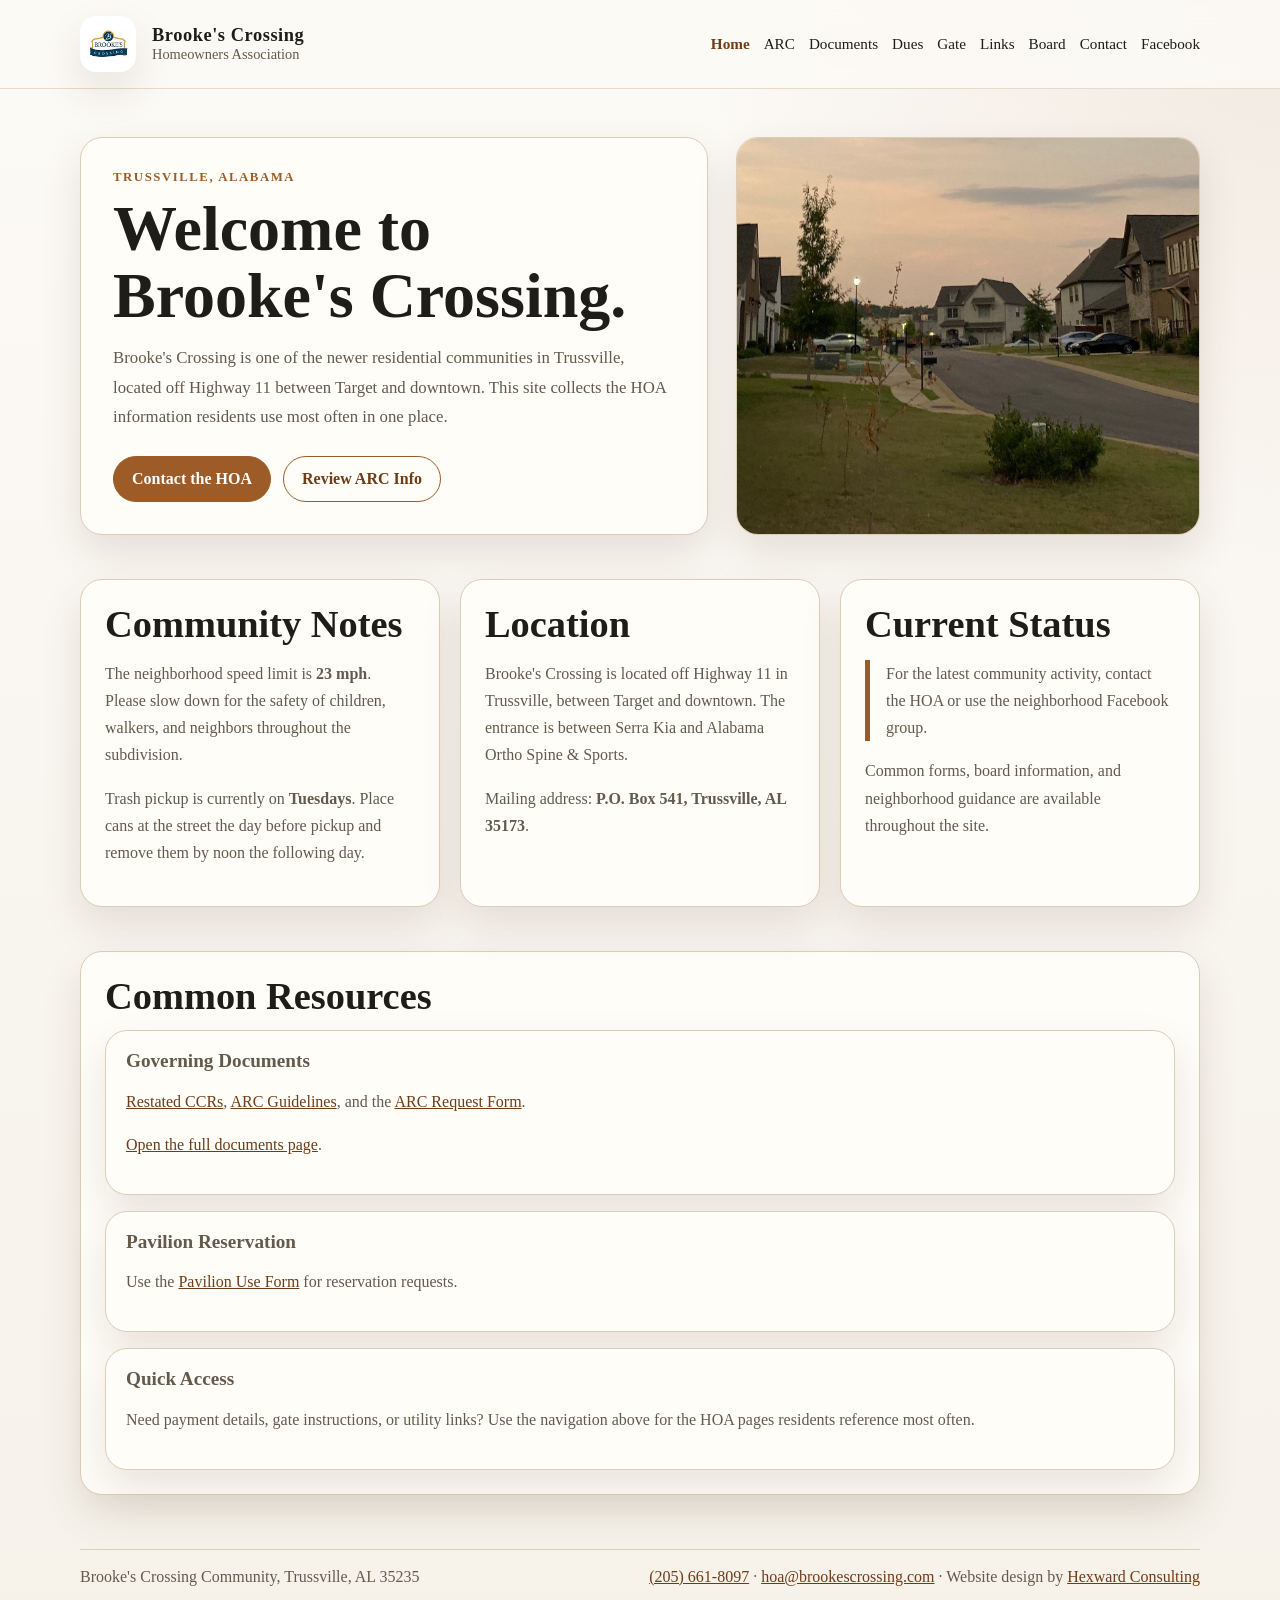
<file: index.html>
<!doctype html>
<html lang="en">
  <head>
    <meta charset="utf-8">
    <meta name="viewport" content="width=device-width, initial-scale=1">
    <title>Brooke's Crossing HOA</title>
    <meta name="description" content="Brooke's Crossing Homeowners Association in Trussville, Alabama.">
    <link rel="stylesheet" href="/assets/site.css">
  </head>
  <body>
    <header class="site-header">
      <div class="shell">
        <a class="brand" href="/" aria-label="Brooke's Crossing home">
          <img class="brand-mark" src="/assets/images/logo-small.jpg" alt="Brooke's Crossing logo">
          <span class="brand-copy">
            <strong>Brooke's Crossing</strong>
            <span>Homeowners Association</span>
          </span>
        </a>
        <nav class="site-nav" aria-label="Primary">
          <a href="/" aria-current="page">Home</a>
          <a href="/about/arc/">ARC</a>
          <a href="/documents/">Documents</a>
          <a href="/about/dues/">Dues</a>
          <a href="/about/gate/">Gate</a>
          <a href="/about/links/">Links</a>
          <a href="/board/">Board</a>
          <a href="/contact/">Contact</a>
          <a href="https://www.facebook.com/groups/brookescrossing/">Facebook</a>
        </nav>
      </div>
    </header>

    <main>
      <section class="hero">
        <div class="shell hero-grid">
          <div class="hero-copy">
            <p class="eyebrow">Trussville, Alabama</p>
            <h1>Welcome to Brooke's Crossing.</h1>
            <p class="lead">Brooke's Crossing is one of the newer residential communities in Trussville, located off Highway 11 between Target and downtown. This site collects the HOA information residents use most often in one place.</p>
            <div class="button-row">
              <a class="button button-primary" href="/contact/">Contact the HOA</a>
              <a class="button button-secondary" href="/about/arc/">Review ARC Info</a>
            </div>
          </div>
          <div class="hero-image">
            <img src="/assets/images/hero.jpg" alt="Entrance view of Brooke's Crossing">
          </div>
        </div>
      </section>

      <section class="section">
        <div class="shell section-grid">
          <article class="panel">
            <h2>Community Notes</h2>
            <p>The neighborhood speed limit is <strong>23 mph</strong>. Please slow down for the safety of children, walkers, and neighbors throughout the subdivision.</p>
            <p>Trash pickup is currently on <strong>Tuesdays</strong>. Place cans at the street the day before pickup and remove them by noon the following day.</p>
          </article>
          <article class="panel">
            <h2>Location</h2>
            <p>Brooke's Crossing is located off Highway 11 in Trussville, between Target and downtown. The entrance is between Serra Kia and Alabama Ortho Spine &amp; Sports.</p>
            <p>Mailing address: <strong>P.O. Box 541, Trussville, AL 35173</strong>.</p>
          </article>
          <article class="panel">
            <h2>Current Status</h2>
            <p class="notice">For the latest community activity, contact the HOA or use the neighborhood Facebook group.</p>
            <p>Common forms, board information, and neighborhood guidance are available throughout the site.</p>
          </article>
        </div>
      </section>

      <section class="section">
        <div class="shell">
          <article class="panel">
            <h2>Common Resources</h2>
            <ul class="resource-list">
              <li>
                <h3>Governing Documents</h3>
                <p><a href="/assets/files/ccrs.pdf">Restated CCRs</a>, <a href="/assets/files/arc-guidelines.pdf">ARC Guidelines</a>, and the <a href="/assets/files/arc-request-form.pdf">ARC Request Form</a>.</p>
                <p><a href="/documents/">Open the full documents page</a>.</p>
              </li>
              <li>
                <h3>Pavilion Reservation</h3>
                <p>Use the <a href="/assets/files/pavilion-use-form.pdf">Pavilion Use Form</a> for reservation requests.</p>
              </li>
              <li>
                <h3>Quick Access</h3>
                <p>Need payment details, gate instructions, or utility links? Use the navigation above for the HOA pages residents reference most often.</p>
              </li>
            </ul>
          </article>
        </div>
      </section>
    </main>

    <footer class="site-footer">
      <div class="shell">
        <div>Brooke's Crossing Community, Trussville, AL 35235</div>
        <div><a href="tel:2056618097">(205) 661-8097</a> · <a href="mailto:hoa@brookescrossing.com">hoa@brookescrossing.com</a> · Website design by <a href="https://hexward.com">Hexward Consulting</a></div>
      </div>
    </footer>
  </body>
</html>
</file>
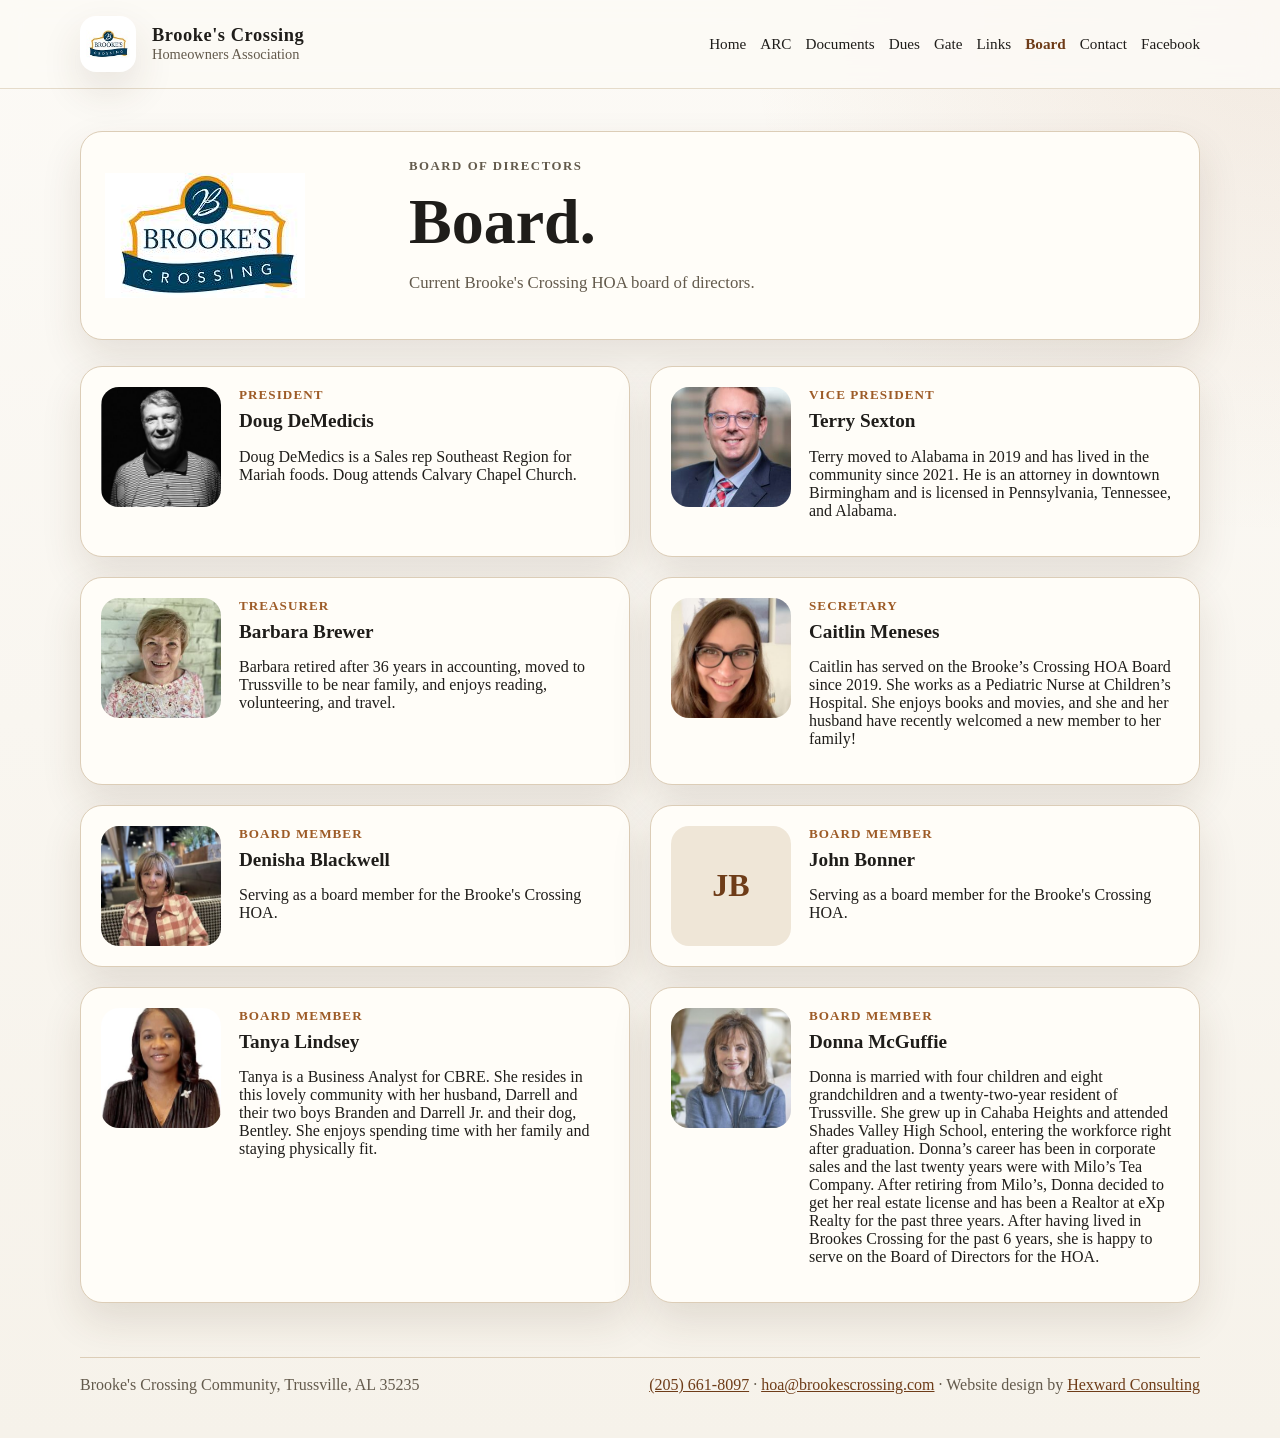
<file: board/index.html>
<!doctype html>
<html lang="en">
  <head>
    <meta charset="utf-8">
    <meta name="viewport" content="width=device-width, initial-scale=1">
    <title>Board | Brooke's Crossing HOA</title>
    <meta name="description" content="Board members for Brooke's Crossing HOA.">
    <link rel="stylesheet" href="/assets/site.css">
  </head>
  <body>
    <header class="site-header">
      <div class="shell">
        <a class="brand" href="/">
          <img class="brand-mark" src="/assets/images/logo-small.jpg" alt="Brooke's Crossing logo">
          <span class="brand-copy"><strong>Brooke's Crossing</strong><span>Homeowners Association</span></span>
        </a>
        <nav class="site-nav" aria-label="Primary">
          <a href="/">Home</a>
          <a href="/about/arc/">ARC</a>
          <a href="/documents/">Documents</a>
          <a href="/about/dues/">Dues</a>
          <a href="/about/gate/">Gate</a>
          <a href="/about/links/">Links</a>
          <a href="/board/" aria-current="page">Board</a>
          <a href="/contact/">Contact</a>
          <a href="https://www.facebook.com/groups/brookescrossing/">Facebook</a>
        </nav>
      </div>
    </header>
    <main>
      <section class="page-hero">
        <div class="shell">
          <article class="panel">
            <img src="/assets/images/logo.jpg" alt="Brooke's Crossing logo">
            <div>
              <p class="eyebrow">Board of Directors</p>
              <h1>Board.</h1>
              <p class="lead">Current Brooke's Crossing HOA board of directors.</p>
            </div>
          </article>
        </div>
      </section>

      <section class="section">
        <div class="shell board-grid">
          <article class="board-card">
            <img src="/assets/images/doug.jpg" alt="Doug DeMedicis">
            <div><p class="role">President</p><h3>Doug DeMedicis</h3><p>Doug DeMedics is a Sales rep Southeast Region for Mariah foods. Doug attends Calvary Chapel Church.</p></div>
          </article>
          <article class="board-card">
            <img src="/assets/images/terry.jpg" alt="Terry Sexton">
            <div><p class="role">Vice President</p><h3>Terry Sexton</h3><p>Terry moved to Alabama in 2019 and has lived in the community since 2021. He is an attorney in downtown Birmingham and is licensed in Pennsylvania, Tennessee, and Alabama.</p></div>
          </article>
          <article class="board-card">
            <img src="/assets/images/barbara.jpg" alt="Barbara Brewer">
            <div><p class="role">Treasurer</p><h3>Barbara Brewer</h3><p>Barbara retired after 36 years in accounting, moved to Trussville to be near family, and enjoys reading, volunteering, and travel.</p></div>
          </article>
          <article class="board-card">
            <img src="/assets/images/caitlin.jpg" alt="Caitlin Meneses">
            <div><p class="role">Secretary</p><h3>Caitlin Meneses</h3><p>Caitlin has served on the Brooke’s Crossing HOA Board since 2019. She works as a Pediatric Nurse at Children’s Hospital. She enjoys books and movies, and she and her husband have recently welcomed a new member to her family!</p></div>
          </article>
          <article class="board-card">
            <img src="/assets/images/denisha.jpg" alt="Denisha Blackwell">
            <div><p class="role">Board Member</p><h3>Denisha Blackwell</h3><p>Serving as a board member for the Brooke's Crossing HOA.</p></div>
          </article>
          <article class="board-card">
            <div class="board-placeholder" aria-hidden="true">JB</div>
            <div><p class="role">Board Member</p><h3>John Bonner</h3><p>Serving as a board member for the Brooke's Crossing HOA.</p></div>
          </article>
          <article class="board-card">
            <img src="/assets/images/tanya.jpg" alt="Tanya Lindsey">
            <div><p class="role">Board Member</p><h3>Tanya Lindsey</h3><p>Tanya is a Business Analyst for CBRE. She resides in this lovely community with her husband, Darrell and their two boys Branden and Darrell Jr. and their dog, Bentley. She enjoys spending time with her family and staying physically fit.</p></div>
          </article>
          <article class="board-card">
            <img src="/assets/images/donna.jpg" alt="Donna McGuffie">
            <div><p class="role">Board Member</p><h3>Donna McGuffie</h3><p>Donna is married with four children and eight grandchildren and a twenty-two-year resident of Trussville. She grew up in Cahaba Heights and attended Shades Valley High School, entering the workforce right after graduation. Donna’s career has been in corporate sales and the last twenty years were with Milo’s Tea Company. After retiring from Milo’s, Donna decided to get her real estate license and has been a Realtor at eXp Realty for the past three years. After having lived in Brookes Crossing for the past 6 years, she is happy to serve on the Board of Directors for the HOA.</p></div>
          </article>
        </div>
      </section>
    </main>
    <footer class="site-footer">
      <div class="shell">
        <div>Brooke's Crossing Community, Trussville, AL 35235</div>
        <div><a href="tel:2056618097">(205) 661-8097</a> · <a href="mailto:hoa@brookescrossing.com">hoa@brookescrossing.com</a> · Website design by <a href="https://hexward.com">Hexward Consulting</a></div>
      </div>
    </footer>
  </body>
</html>
</file>
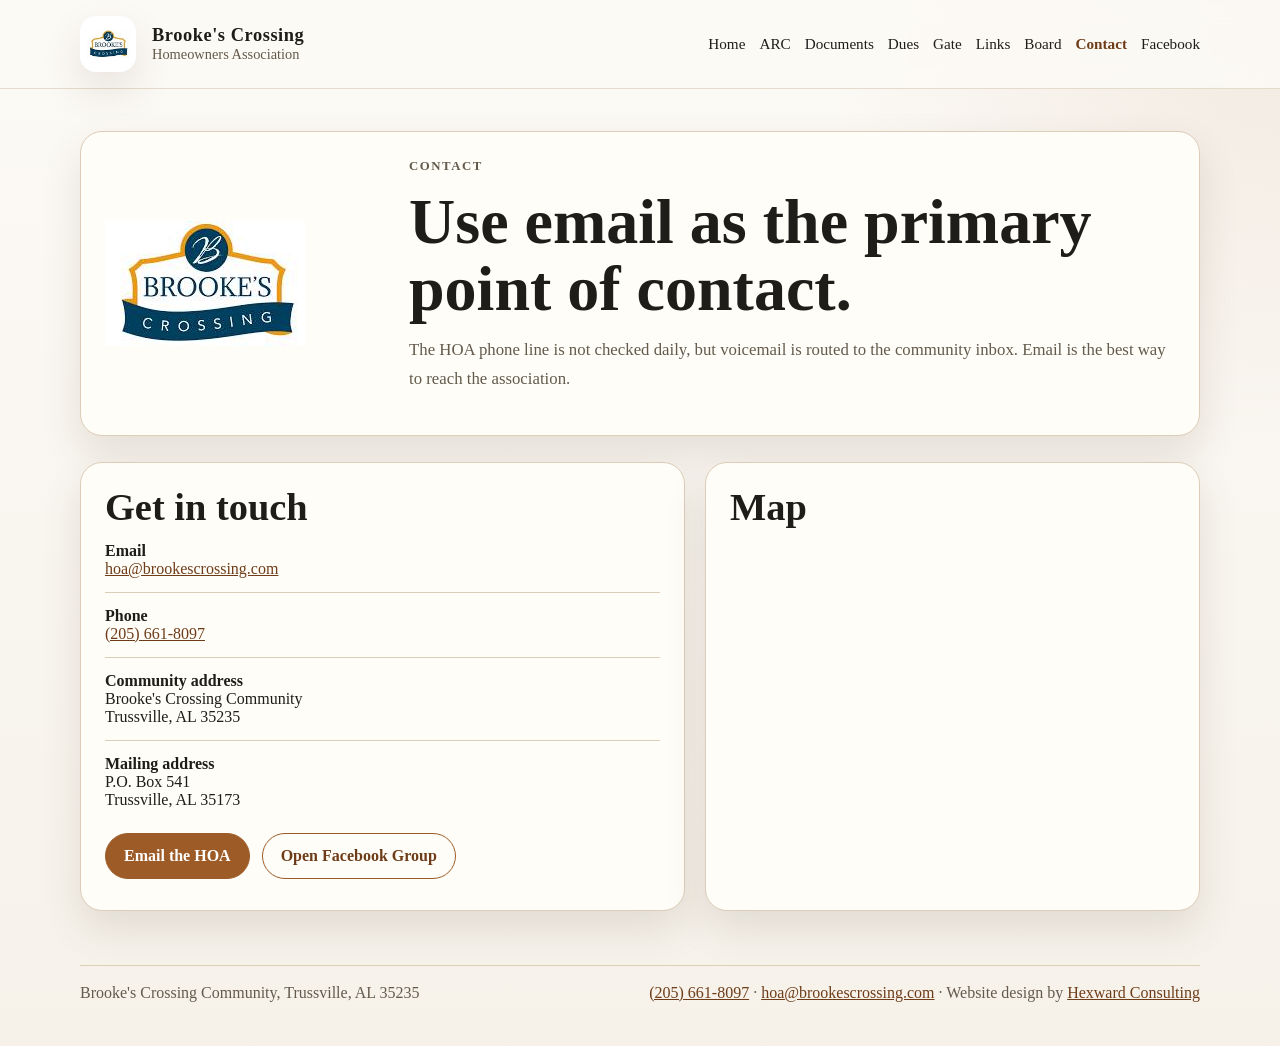
<file: contact/index.html>
<!doctype html>
<html lang="en">
  <head>
    <meta charset="utf-8">
    <meta name="viewport" content="width=device-width, initial-scale=1">
    <title>Contact | Brooke's Crossing HOA</title>
    <meta name="description" content="Contact information for Brooke's Crossing HOA.">
    <link rel="stylesheet" href="/assets/site.css">
  </head>
  <body>
    <header class="site-header">
      <div class="shell">
        <a class="brand" href="/">
          <img class="brand-mark" src="/assets/images/logo-small.jpg" alt="Brooke's Crossing logo">
          <span class="brand-copy"><strong>Brooke's Crossing</strong><span>Homeowners Association</span></span>
        </a>
        <nav class="site-nav" aria-label="Primary">
          <a href="/">Home</a>
          <a href="/about/arc/">ARC</a>
          <a href="/documents/">Documents</a>
          <a href="/about/dues/">Dues</a>
          <a href="/about/gate/">Gate</a>
          <a href="/about/links/">Links</a>
          <a href="/board/">Board</a>
          <a href="/contact/" aria-current="page">Contact</a>
          <a href="https://www.facebook.com/groups/brookescrossing/">Facebook</a>
        </nav>
      </div>
    </header>
    <main>
      <section class="page-hero">
        <div class="shell">
          <article class="panel">
            <img src="/assets/images/logo.jpg" alt="Brooke's Crossing logo">
            <div>
              <p class="eyebrow">Contact</p>
              <h1>Use email as the primary point of contact.</h1>
              <p class="lead">The HOA phone line is not checked daily, but voicemail is routed to the community inbox. Email is the best way to reach the association.</p>
            </div>
          </article>
        </div>
      </section>

      <section class="section">
        <div class="shell contact-grid">
          <article class="panel">
            <h2>Get in touch</h2>
            <div class="contact-list">
              <div><strong>Email</strong><br><a href="mailto:hoa@brookescrossing.com">hoa@brookescrossing.com</a></div>
              <div><strong>Phone</strong><br><a href="tel:2056618097">(205) 661-8097</a></div>
              <div><strong>Community address</strong><br>Brooke's Crossing Community<br>Trussville, AL 35235</div>
              <div><strong>Mailing address</strong><br>P.O. Box 541<br>Trussville, AL 35173</div>
            </div>
            <div class="button-row">
              <a class="button button-primary" href="mailto:hoa@brookescrossing.com">Email the HOA</a>
              <a class="button button-secondary" href="https://www.facebook.com/groups/brookescrossing/">Open Facebook Group</a>
            </div>
          </article>
          <article class="panel">
            <h2>Map</h2>
            <iframe class="map-frame" title="Brooke's Crossing map" src="https://www.google.com/maps/embed?pb=!1m18!1m12!1m3!1d1174.867696927552!2d-86.63142216068039!3d33.604586735421684!2m3!1f0!2f0!3f0!3m2!1i1024!2i768!4f13.1!3m3!1m2!1s0x88890da538285d3f%3A0x26b73d9eea96f66a!2sBrooke's%20Crossing%20Blvd%2C%20Alabama%2035235!5e0!3m2!1sen!2sus!4v1569954265441!5m2!1sen!2sus"></iframe>
          </article>
        </div>
      </section>
    </main>
    <footer class="site-footer">
      <div class="shell">
        <div>Brooke's Crossing Community, Trussville, AL 35235</div>
        <div><a href="tel:2056618097">(205) 661-8097</a> · <a href="mailto:hoa@brookescrossing.com">hoa@brookescrossing.com</a> · Website design by <a href="https://hexward.com">Hexward Consulting</a></div>
      </div>
    </footer>
  </body>
</html>
</file>
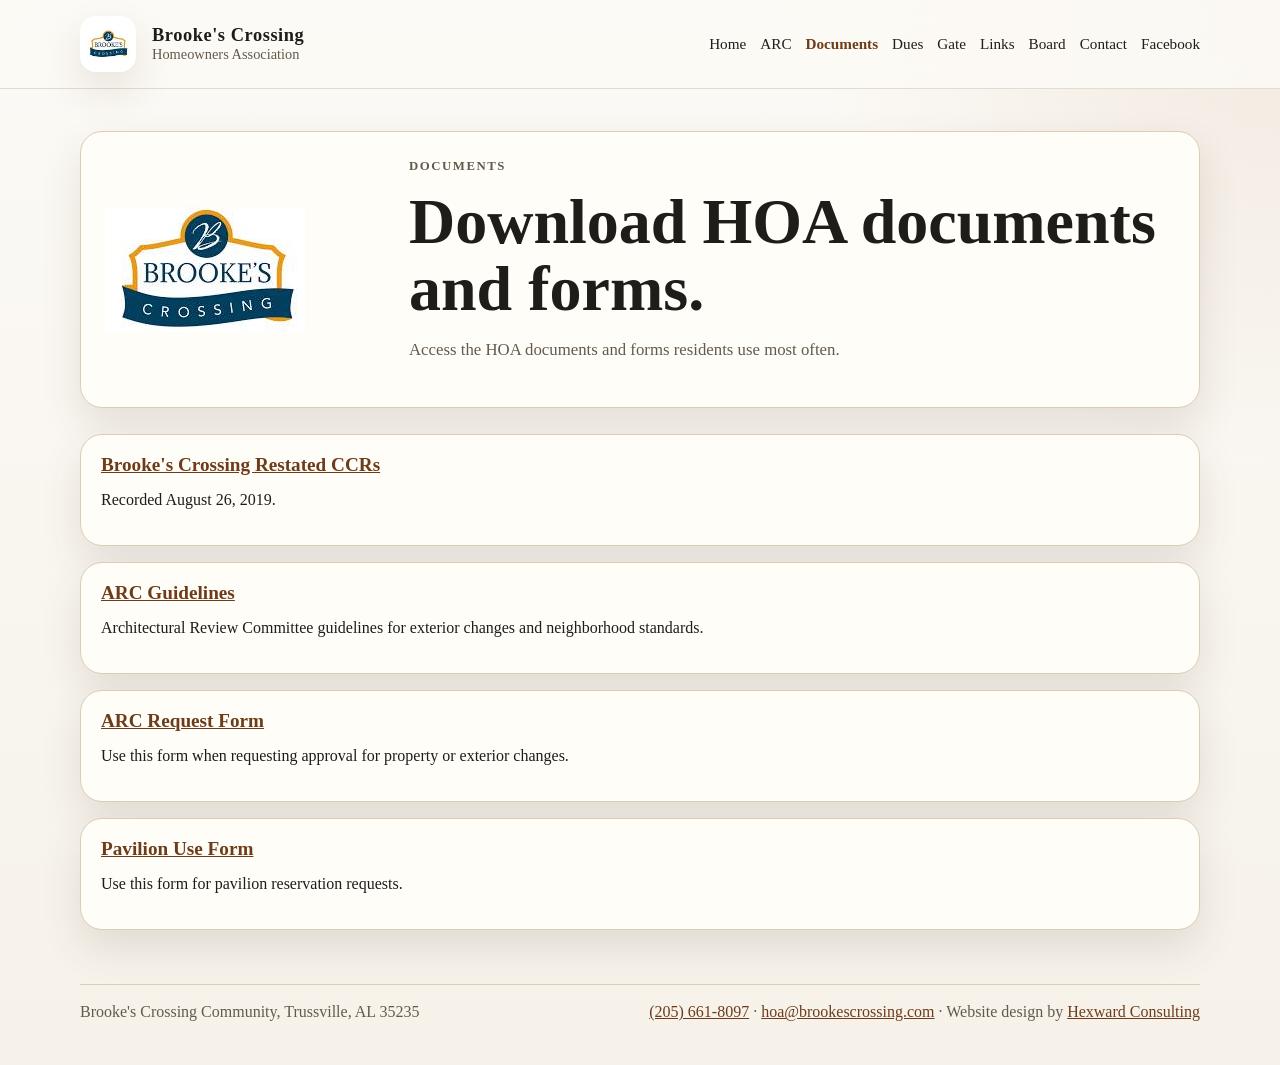
<file: documents/index.html>
<!doctype html>
<html lang="en">
  <head>
    <meta charset="utf-8">
    <meta name="viewport" content="width=device-width, initial-scale=1">
    <title>Documents | Brooke's Crossing HOA</title>
    <meta name="description" content="Download HOA documents and forms for Brooke's Crossing.">
    <link rel="stylesheet" href="/assets/site.css">
  </head>
  <body>
    <header class="site-header">
      <div class="shell">
        <a class="brand" href="/">
          <img class="brand-mark" src="/assets/images/logo-small.jpg" alt="Brooke's Crossing logo">
          <span class="brand-copy"><strong>Brooke's Crossing</strong><span>Homeowners Association</span></span>
        </a>
        <nav class="site-nav" aria-label="Primary">
          <a href="/">Home</a>
          <a href="/about/arc/">ARC</a>
          <a href="/documents/" aria-current="page">Documents</a>
          <a href="/about/dues/">Dues</a>
          <a href="/about/gate/">Gate</a>
          <a href="/about/links/">Links</a>
          <a href="/board/">Board</a>
          <a href="/contact/">Contact</a>
          <a href="https://www.facebook.com/groups/brookescrossing/">Facebook</a>
        </nav>
      </div>
    </header>
    <main>
      <section class="page-hero">
        <div class="shell">
          <article class="panel">
            <img src="/assets/images/logo.jpg" alt="Brooke's Crossing logo">
            <div>
              <p class="eyebrow">Documents</p>
              <h1>Download HOA documents and forms.</h1>
              <p class="lead">Access the HOA documents and forms residents use most often.</p>
            </div>
          </article>
        </div>
      </section>

      <section class="section">
        <div class="shell">
          <ul class="resource-list">
            <li>
              <h3><a href="/assets/files/ccrs.pdf">Brooke's Crossing Restated CCRs</a></h3>
              <p>Recorded August 26, 2019.</p>
            </li>
            <li>
              <h3><a href="/assets/files/arc-guidelines.pdf">ARC Guidelines</a></h3>
              <p>Architectural Review Committee guidelines for exterior changes and neighborhood standards.</p>
            </li>
            <li>
              <h3><a href="/assets/files/arc-request-form.pdf">ARC Request Form</a></h3>
              <p>Use this form when requesting approval for property or exterior changes.</p>
            </li>
            <li>
              <h3><a href="/assets/files/pavilion-use-form.pdf">Pavilion Use Form</a></h3>
              <p>Use this form for pavilion reservation requests.</p>
            </li>
          </ul>
        </div>
      </section>
    </main>
    <footer class="site-footer">
      <div class="shell">
        <div>Brooke's Crossing Community, Trussville, AL 35235</div>
        <div><a href="tel:2056618097">(205) 661-8097</a> · <a href="mailto:hoa@brookescrossing.com">hoa@brookescrossing.com</a> · Website design by <a href="https://hexward.com">Hexward Consulting</a></div>
      </div>
    </footer>
  </body>
</html>
</file>
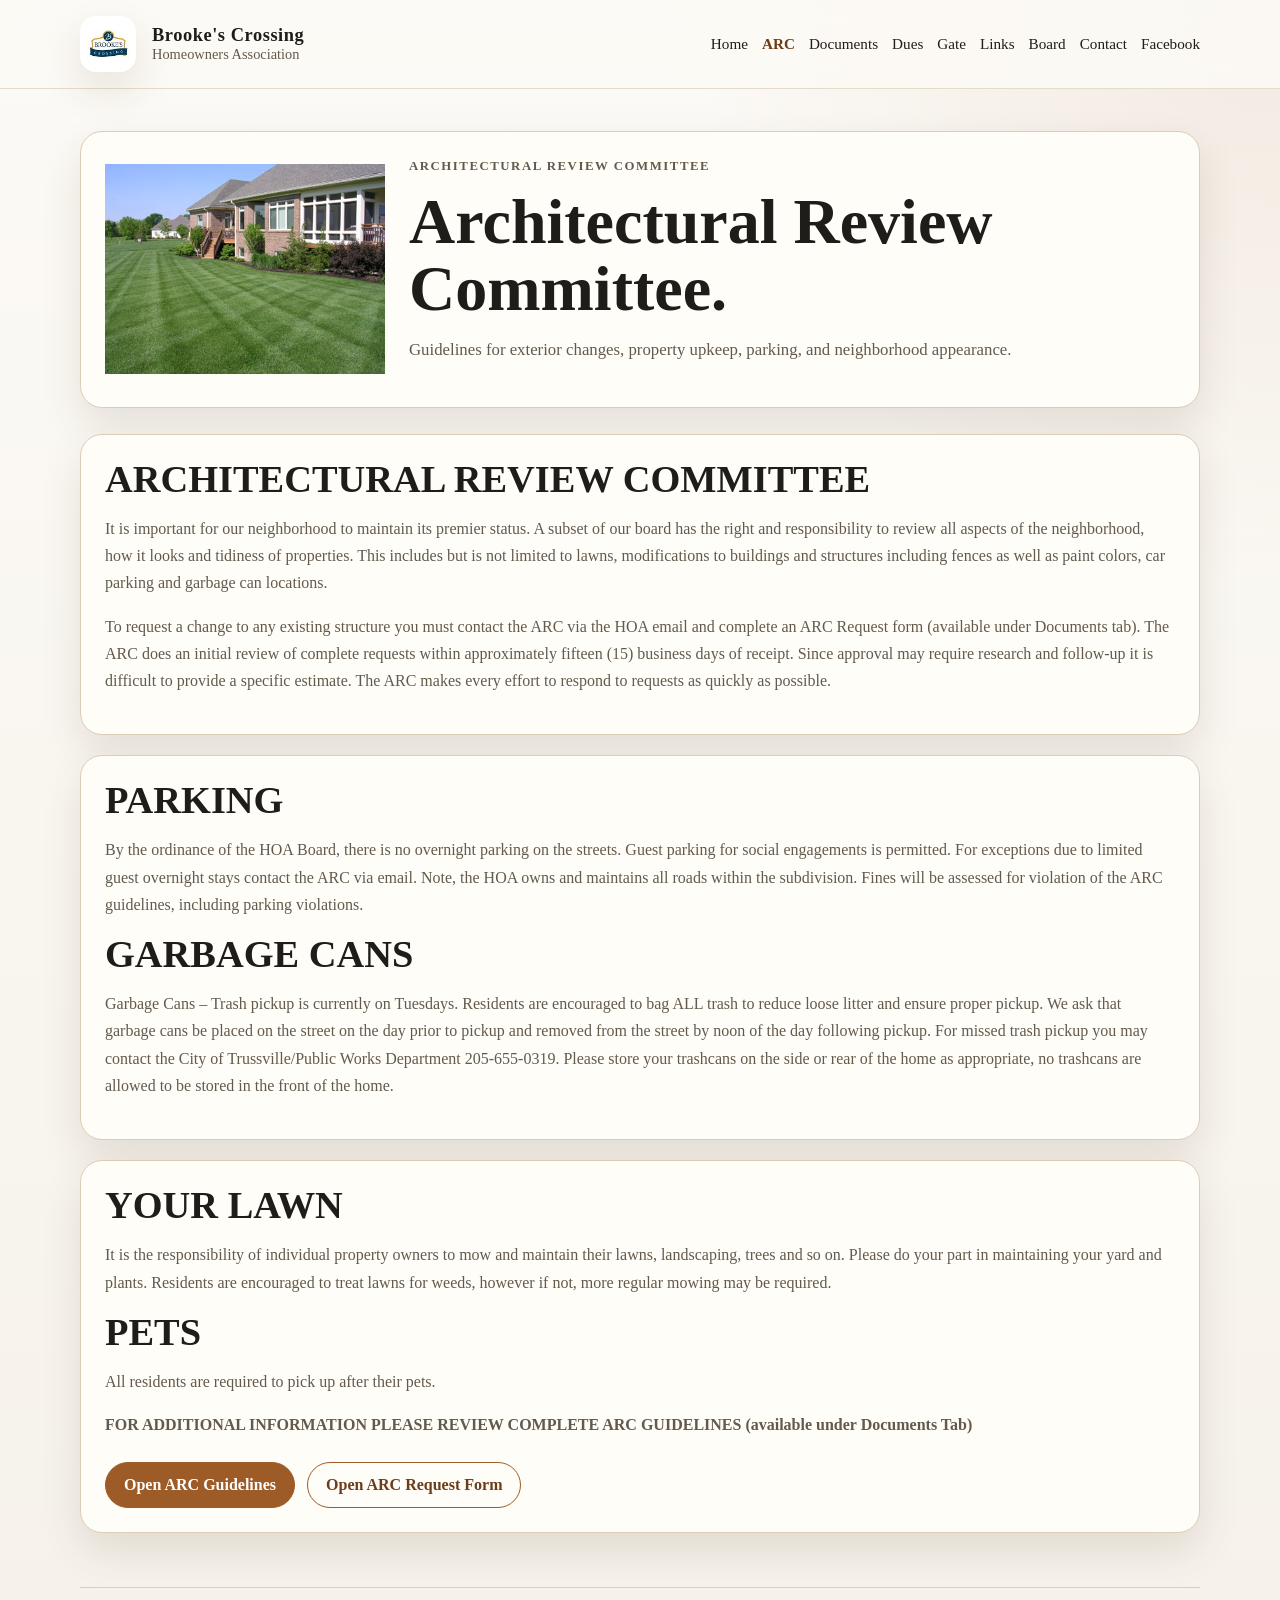
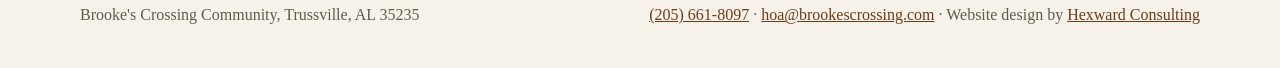
<file: about/arc/index.html>
<!doctype html>
<html lang="en">
  <head>
    <meta charset="utf-8">
    <meta name="viewport" content="width=device-width, initial-scale=1">
    <title>ARC | Brooke's Crossing HOA</title>
    <meta name="description" content="Architectural Review Committee information for Brooke's Crossing.">
    <link rel="stylesheet" href="/assets/site.css">
  </head>
  <body>
    <header class="site-header">
      <div class="shell">
        <a class="brand" href="/">
          <img class="brand-mark" src="/assets/images/logo-small.jpg" alt="Brooke's Crossing logo">
          <span class="brand-copy"><strong>Brooke's Crossing</strong><span>Homeowners Association</span></span>
        </a>
        <nav class="site-nav" aria-label="Primary">
          <a href="/">Home</a>
          <a href="/about/arc/" aria-current="page">ARC</a>
          <a href="/documents/">Documents</a>
          <a href="/about/dues/">Dues</a>
          <a href="/about/gate/">Gate</a>
          <a href="/about/links/">Links</a>
          <a href="/board/">Board</a>
          <a href="/contact/">Contact</a>
          <a href="https://www.facebook.com/groups/brookescrossing/">Facebook</a>
        </nav>
      </div>
    </header>
    <main>
      <section class="page-hero">
        <div class="shell">
          <article class="panel">
            <img src="/assets/images/arc.jpg" alt="Brooke's Crossing landscaping">
            <div>
              <p class="eyebrow">Architectural Review Committee</p>
              <h1>Architectural Review Committee.</h1>
              <p class="lead">Guidelines for exterior changes, property upkeep, parking, and neighborhood appearance.</p>
            </div>
          </article>
        </div>
      </section>

      <section class="section">
        <div class="shell page-copy">
          <article class="panel">
            <h2>ARCHITECTURAL REVIEW COMMITTEE</h2>
            <p>It is important for our neighborhood to maintain its premier status. A subset of our board has the right and responsibility to review all aspects of the neighborhood, how it looks and tidiness of properties. This includes but is not limited to lawns, modifications to buildings and structures including fences as well as paint colors, car parking and garbage can locations.</p>
            <p>To request a change to any existing structure you must contact the ARC via the HOA email and complete an ARC Request form (available under Documents tab). The ARC does an initial review of complete requests within approximately fifteen (15) business days of receipt. Since approval may require research and follow-up it is difficult to provide a specific estimate. The ARC makes every effort to respond to requests as quickly as possible.</p>
          </article>
          <article class="panel">
            <h2>PARKING</h2>
            <p>By the ordinance of the HOA Board, there is no overnight parking on the streets. Guest parking for social engagements is permitted. For exceptions due to limited guest overnight stays contact the ARC via email. Note, the HOA owns and maintains all roads within the subdivision. Fines will be assessed for violation of the ARC guidelines, including parking violations.</p>
            <h2>GARBAGE CANS</h2>
            <p>Garbage Cans – Trash pickup is currently on Tuesdays. Residents are encouraged to bag ALL trash to reduce loose litter and ensure proper pickup. We ask that garbage cans be placed on the street on the day prior to pickup and removed from the street by noon of the day following pickup. For missed trash pickup you may contact the City of Trussville/Public Works Department 205-655-0319. Please store your trashcans on the side or rear of the home as appropriate, no trashcans are allowed to be stored in the front of the home.</p>
          </article>
          <article class="panel">
            <h2>YOUR LAWN</h2>
            <p>It is the responsibility of individual property owners to mow and maintain their lawns, landscaping, trees and so on. Please do your part in maintaining your yard and plants. Residents are encouraged to treat lawns for weeds, however if not, more regular mowing may be required.</p>
            <h2>PETS</h2>
            <p>All residents are required to pick up after their pets.</p>
            <p><strong>FOR ADDITIONAL INFORMATION PLEASE REVIEW COMPLETE ARC GUIDELINES (available under Documents Tab)</strong></p>
            <div class="button-row">
              <a class="button button-primary" href="/assets/files/arc-guidelines.pdf">Open ARC Guidelines</a>
              <a class="button button-secondary" href="/assets/files/arc-request-form.pdf">Open ARC Request Form</a>
            </div>
          </article>
        </div>
      </section>
    </main>
    <footer class="site-footer">
      <div class="shell">
        <div>Brooke's Crossing Community, Trussville, AL 35235</div>
        <div><a href="tel:2056618097">(205) 661-8097</a> · <a href="mailto:hoa@brookescrossing.com">hoa@brookescrossing.com</a> · Website design by <a href="https://hexward.com">Hexward Consulting</a></div>
      </div>
    </footer>
  </body>
</html>
</file>
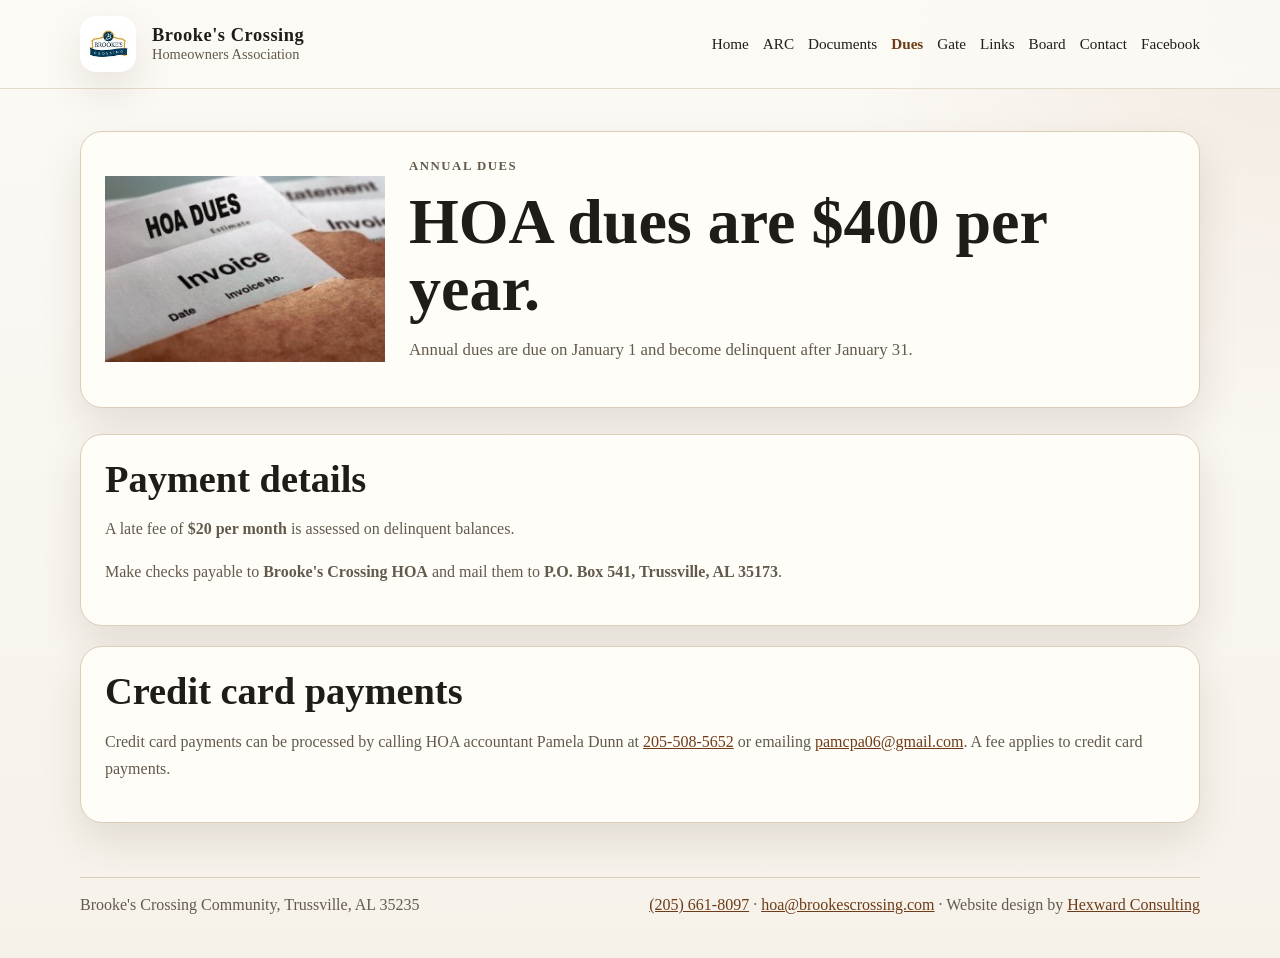
<file: about/dues/index.html>
<!doctype html>
<html lang="en">
  <head>
    <meta charset="utf-8">
    <meta name="viewport" content="width=device-width, initial-scale=1">
    <title>Dues | Brooke's Crossing HOA</title>
    <meta name="description" content="HOA dues information for Brooke's Crossing.">
    <link rel="stylesheet" href="/assets/site.css">
  </head>
  <body>
    <header class="site-header">
      <div class="shell">
        <a class="brand" href="/">
          <img class="brand-mark" src="/assets/images/logo-small.jpg" alt="Brooke's Crossing logo">
          <span class="brand-copy"><strong>Brooke's Crossing</strong><span>Homeowners Association</span></span>
        </a>
        <nav class="site-nav" aria-label="Primary">
          <a href="/">Home</a>
          <a href="/about/arc/">ARC</a>
          <a href="/documents/">Documents</a>
          <a href="/about/dues/" aria-current="page">Dues</a>
          <a href="/about/gate/">Gate</a>
          <a href="/about/links/">Links</a>
          <a href="/board/">Board</a>
          <a href="/contact/">Contact</a>
          <a href="https://www.facebook.com/groups/brookescrossing/">Facebook</a>
        </nav>
      </div>
    </header>
    <main>
      <section class="page-hero">
        <div class="shell">
          <article class="panel">
            <img src="/assets/images/dues.jpg" alt="Mailbox and HOA dues image">
            <div>
              <p class="eyebrow">Annual Dues</p>
              <h1>HOA dues are $400 per year.</h1>
              <p class="lead">Annual dues are due on January 1 and become delinquent after January 31.</p>
            </div>
          </article>
        </div>
      </section>

      <section class="section">
        <div class="shell page-copy">
          <article class="panel">
            <h2>Payment details</h2>
            <p>A late fee of <strong>$20 per month</strong> is assessed on delinquent balances.</p>
            <p>Make checks payable to <strong>Brooke's Crossing HOA</strong> and mail them to <strong>P.O. Box 541, Trussville, AL 35173</strong>.</p>
          </article>
          <article class="panel">
            <h2>Credit card payments</h2>
            <p>Credit card payments can be processed by calling HOA accountant Pamela Dunn at <a href="tel:2055085652">205-508-5652</a> or emailing <a href="mailto:pamcpa06@gmail.com">pamcpa06@gmail.com</a>. A fee applies to credit card payments.</p>
          </article>
        </div>
      </section>
    </main>
    <footer class="site-footer">
      <div class="shell">
        <div>Brooke's Crossing Community, Trussville, AL 35235</div>
        <div><a href="tel:2056618097">(205) 661-8097</a> · <a href="mailto:hoa@brookescrossing.com">hoa@brookescrossing.com</a> · Website design by <a href="https://hexward.com">Hexward Consulting</a></div>
      </div>
    </footer>
  </body>
</html>
</file>
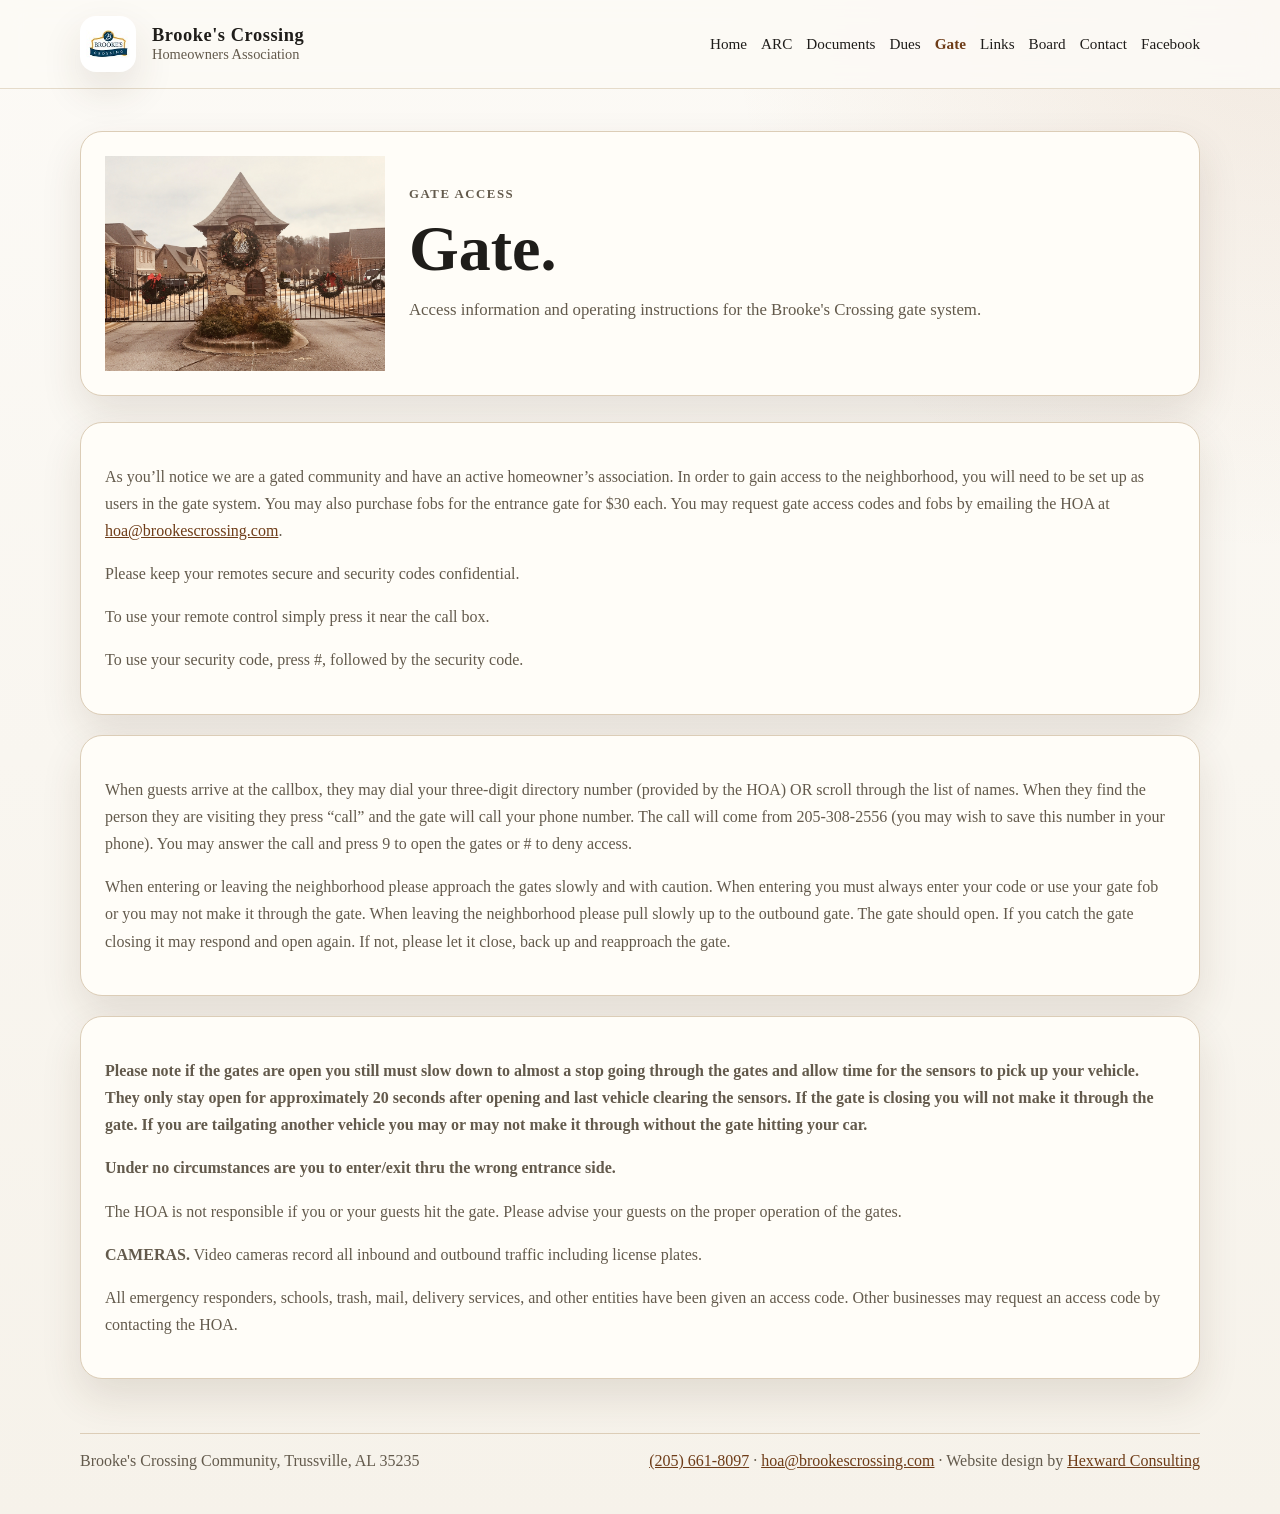
<file: about/gate/index.html>
<!doctype html>
<html lang="en">
  <head>
    <meta charset="utf-8">
    <meta name="viewport" content="width=device-width, initial-scale=1">
    <title>Gate | Brooke's Crossing HOA</title>
    <meta name="description" content="Gate access information for Brooke's Crossing.">
    <link rel="stylesheet" href="/assets/site.css">
  </head>
  <body>
    <header class="site-header">
      <div class="shell">
        <a class="brand" href="/">
          <img class="brand-mark" src="/assets/images/logo-small.jpg" alt="Brooke's Crossing logo">
          <span class="brand-copy"><strong>Brooke's Crossing</strong><span>Homeowners Association</span></span>
        </a>
        <nav class="site-nav" aria-label="Primary">
          <a href="/">Home</a>
          <a href="/about/arc/">ARC</a>
          <a href="/documents/">Documents</a>
          <a href="/about/dues/">Dues</a>
          <a href="/about/gate/" aria-current="page">Gate</a>
          <a href="/about/links/">Links</a>
          <a href="/board/">Board</a>
          <a href="/contact/">Contact</a>
          <a href="https://www.facebook.com/groups/brookescrossing/">Facebook</a>
        </nav>
      </div>
    </header>
    <main>
      <section class="page-hero">
        <div class="shell">
          <article class="panel">
            <img src="/assets/images/gate.png" alt="Brooke's Crossing gate">
            <div>
              <p class="eyebrow">Gate Access</p>
              <h1>Gate.</h1>
              <p class="lead">Access information and operating instructions for the Brooke's Crossing gate system.</p>
            </div>
          </article>
        </div>
      </section>

      <section class="section">
        <div class="shell page-copy">
          <article class="panel">
            <p>As you’ll notice we are a gated community and have an active homeowner’s association. In order to gain access to the neighborhood, you will need to be set up as users in the gate system. You may also purchase fobs for the entrance gate for $30 each. You may request gate access codes and fobs by emailing the HOA at <a href="mailto:hoa@brookescrossing.com">hoa@brookescrossing.com</a>.</p>
            <p>Please keep your remotes secure and security codes confidential.</p>
            <p>To use your remote control simply press it near the call box.</p>
            <p>To use your security code, press #, followed by the security code.</p>
          </article>
          <article class="panel">
            <p>When guests arrive at the callbox, they may dial your three-digit directory number (provided by the HOA) OR scroll through the list of names. When they find the person they are visiting they press “call” and the gate will call your phone number. The call will come from 205-308-2556 (you may wish to save this number in your phone). You may answer the call and press 9 to open the gates or # to deny access.</p>
            <p>When entering or leaving the neighborhood please approach the gates slowly and with caution. When entering you must always enter your code or use your gate fob or you may not make it through the gate. When leaving the neighborhood please pull slowly up to the outbound gate. The gate should open. If you catch the gate closing it may respond and open again. If not, please let it close, back up and reapproach the gate.</p>
          </article>
          <article class="panel">
            <p><strong>Please note if the gates are open you still must slow down to almost a stop going through the gates and allow time for the sensors to pick up your vehicle. They only stay open for approximately 20 seconds after opening and last vehicle clearing the sensors. If the gate is closing you will not make it through the gate. If you are tailgating another vehicle you may or may not make it through without the gate hitting your car.</strong></p>
            <p><strong>Under no circumstances are you to enter/exit thru the wrong entrance side.</strong></p>
            <p>The HOA is not responsible if you or your guests hit the gate. Please advise your guests on the proper operation of the gates.</p>
            <p><strong>CAMERAS.</strong> Video cameras record all inbound and outbound traffic including license plates.</p>
            <p>All emergency responders, schools, trash, mail, delivery services, and other entities have been given an access code. Other businesses may request an access code by contacting the HOA.</p>
          </article>
        </div>
      </section>
    </main>
    <footer class="site-footer">
      <div class="shell">
        <div>Brooke's Crossing Community, Trussville, AL 35235</div>
        <div><a href="tel:2056618097">(205) 661-8097</a> · <a href="mailto:hoa@brookescrossing.com">hoa@brookescrossing.com</a> · Website design by <a href="https://hexward.com">Hexward Consulting</a></div>
      </div>
    </footer>
  </body>
</html>
</file>
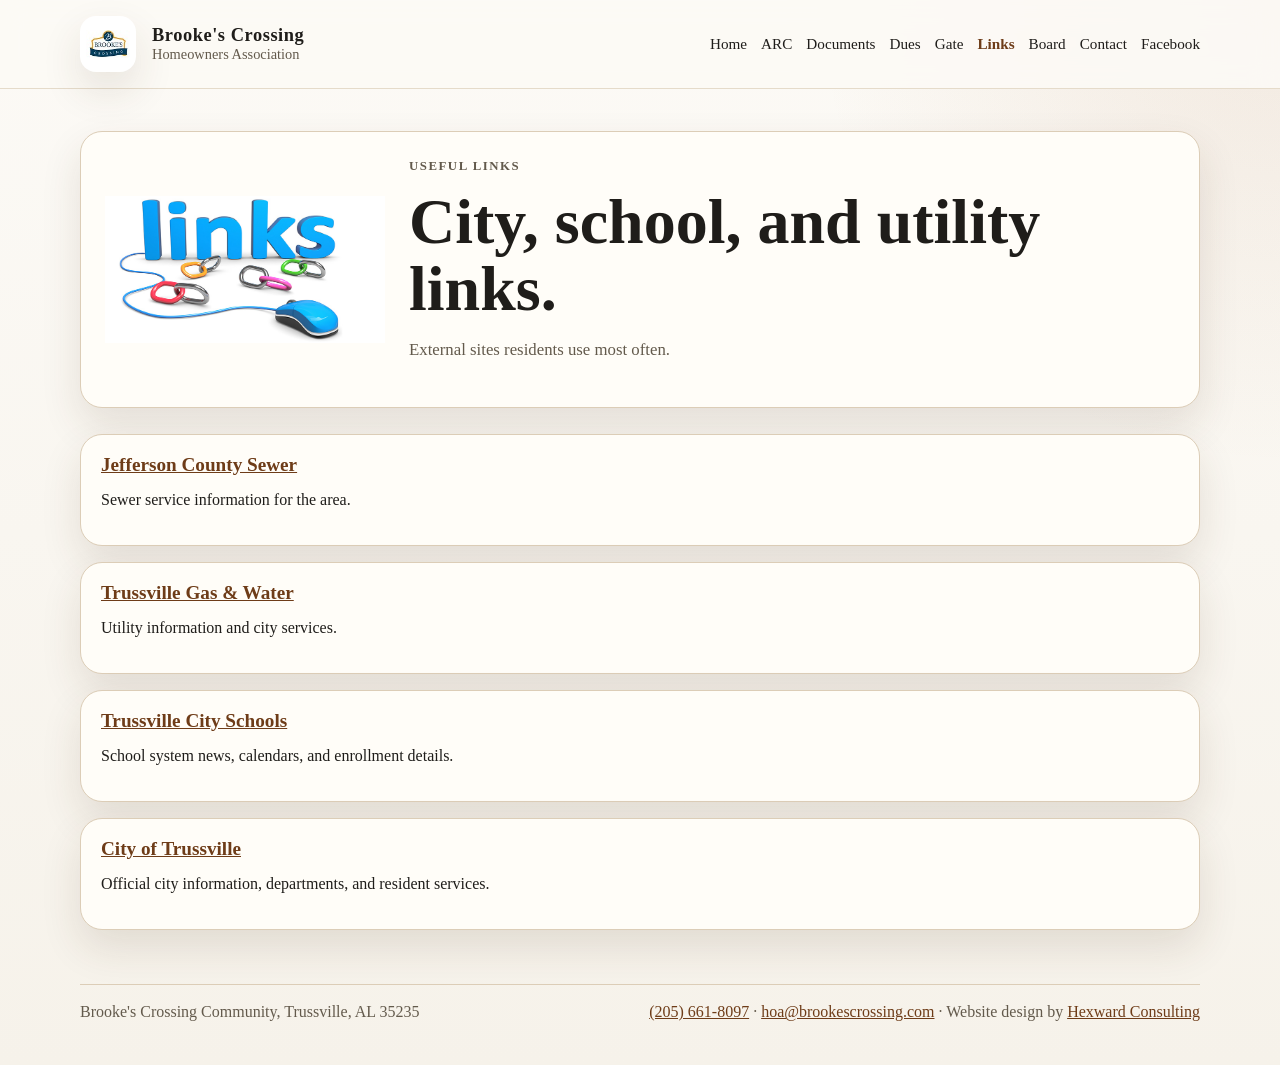
<file: about/links/index.html>
<!doctype html>
<html lang="en">
  <head>
    <meta charset="utf-8">
    <meta name="viewport" content="width=device-width, initial-scale=1">
    <title>Links | Brooke's Crossing HOA</title>
    <meta name="description" content="Community utility and city links for Brooke's Crossing.">
    <link rel="stylesheet" href="/assets/site.css">
  </head>
  <body>
    <header class="site-header">
      <div class="shell">
        <a class="brand" href="/">
          <img class="brand-mark" src="/assets/images/logo-small.jpg" alt="Brooke's Crossing logo">
          <span class="brand-copy"><strong>Brooke's Crossing</strong><span>Homeowners Association</span></span>
        </a>
        <nav class="site-nav" aria-label="Primary">
          <a href="/">Home</a>
          <a href="/about/arc/">ARC</a>
          <a href="/documents/">Documents</a>
          <a href="/about/dues/">Dues</a>
          <a href="/about/gate/">Gate</a>
          <a href="/about/links/" aria-current="page">Links</a>
          <a href="/board/">Board</a>
          <a href="/contact/">Contact</a>
          <a href="https://www.facebook.com/groups/brookescrossing/">Facebook</a>
        </nav>
      </div>
    </header>
    <main>
      <section class="page-hero">
        <div class="shell">
          <article class="panel">
            <img src="/assets/images/links.jpg" alt="Neighborhood street view">
            <div>
              <p class="eyebrow">Useful Links</p>
              <h1>City, school, and utility links.</h1>
              <p class="lead">External sites residents use most often.</p>
            </div>
          </article>
        </div>
      </section>

      <section class="section">
        <div class="shell">
          <ul class="resource-list">
            <li>
              <h3><a href="http://www.jeffcoes.org/Default.asp?ID=25&amp;pg=HOME">Jefferson County Sewer</a></h3>
              <p>Sewer service information for the area.</p>
            </li>
            <li>
              <h3><a href="https://www.trussville.com/">Trussville Gas &amp; Water</a></h3>
              <p>Utility information and city services.</p>
            </li>
            <li>
              <h3><a href="https://www.trussvillecityschools.com/">Trussville City Schools</a></h3>
              <p>School system news, calendars, and enrollment details.</p>
            </li>
            <li>
              <h3><a href="https://trussville.org/">City of Trussville</a></h3>
              <p>Official city information, departments, and resident services.</p>
            </li>
          </ul>
        </div>
      </section>
    </main>
    <footer class="site-footer">
      <div class="shell">
        <div>Brooke's Crossing Community, Trussville, AL 35235</div>
        <div><a href="tel:2056618097">(205) 661-8097</a> · <a href="mailto:hoa@brookescrossing.com">hoa@brookescrossing.com</a> · Website design by <a href="https://hexward.com">Hexward Consulting</a></div>
      </div>
    </footer>
  </body>
</html>
</file>
<file: assets/site.css>
:root {
  --bg: #f6f2ea;
  --surface: #fffdf8;
  --surface-alt: #efe6d7;
  --text: #1f1d1a;
  --muted: #635a4c;
  --accent: #9d5b27;
  --accent-dark: #6e3c18;
  --border: #dccdb7;
  --shadow: 0 18px 40px rgba(78, 52, 28, 0.12);
  --radius: 22px;
  --content-width: 1120px;
}

* {
  box-sizing: border-box;
}

html {
  scroll-behavior: smooth;
}

body {
  margin: 0;
  font-family: Georgia, "Times New Roman", serif;
  color: var(--text);
  background:
    radial-gradient(circle at top right, rgba(157, 91, 39, 0.1), transparent 28%),
    linear-gradient(180deg, #fcfaf6 0%, var(--bg) 100%);
}

a {
  color: var(--accent-dark);
}

img {
  display: block;
  max-width: 100%;
}

.shell {
  width: min(calc(100% - 32px), var(--content-width));
  margin: 0 auto;
}

.site-header {
  position: sticky;
  top: 0;
  z-index: 10;
  backdrop-filter: blur(14px);
  background: rgba(252, 250, 246, 0.9);
  border-bottom: 1px solid rgba(220, 205, 183, 0.7);
}

.site-header .shell {
  display: flex;
  align-items: center;
  justify-content: space-between;
  gap: 24px;
  padding: 16px 0;
}

.brand {
  display: flex;
  align-items: center;
  gap: 16px;
  color: inherit;
  text-decoration: none;
}

.brand-mark {
  width: 56px;
  height: 56px;
  border-radius: 16px;
  object-fit: contain;
  background: #fff;
  padding: 6px;
  box-shadow: var(--shadow);
}

.brand-copy strong,
.brand-copy span {
  display: block;
}

.brand-copy strong {
  font-size: 1.15rem;
  letter-spacing: 0.03em;
}

.brand-copy span {
  color: var(--muted);
  font-size: 0.9rem;
}

.site-nav {
  display: flex;
  flex-wrap: wrap;
  justify-content: flex-end;
  gap: 14px;
}

.site-nav a {
  color: var(--text);
  text-decoration: none;
  font-size: 0.95rem;
}

.site-nav a[aria-current="page"] {
  color: var(--accent-dark);
  font-weight: 700;
}

.hero {
  padding: 48px 0 28px;
}

.hero-grid {
  display: grid;
  grid-template-columns: 1.15fr 0.85fr;
  gap: 28px;
  align-items: stretch;
}

.hero-copy,
.hero-image,
.panel,
.board-card,
.resource-list li {
  border: 1px solid var(--border);
  border-radius: var(--radius);
  background: var(--surface);
  box-shadow: var(--shadow);
}

.hero-copy {
  padding: 32px;
}

.eyebrow {
  margin: 0 0 10px;
  color: var(--accent);
  font-size: 0.8rem;
  font-weight: 700;
  letter-spacing: 0.12em;
  text-transform: uppercase;
}

h1,
h2,
h3 {
  margin: 0 0 14px;
  line-height: 1.05;
}

h1 {
  font-size: clamp(2.3rem, 5vw, 4.7rem);
}

h2 {
  font-size: clamp(1.6rem, 3vw, 2.4rem);
}

h3 {
  font-size: 1.2rem;
}

.lead {
  margin: 0 0 18px;
  color: var(--muted);
  font-size: 1.05rem;
  line-height: 1.75;
}

.button-row {
  display: flex;
  flex-wrap: wrap;
  gap: 12px;
  margin-top: 24px;
}

.button {
  display: inline-flex;
  align-items: center;
  justify-content: center;
  min-height: 46px;
  padding: 0 18px;
  border-radius: 999px;
  border: 1px solid var(--accent);
  text-decoration: none;
  font-weight: 700;
}

.button-primary {
  color: #fff;
  background: var(--accent);
}

.button-secondary {
  color: var(--accent-dark);
  background: transparent;
}

.hero-image {
  min-height: 100%;
  overflow: hidden;
}

.hero-image img {
  width: 100%;
  height: 100%;
  object-fit: cover;
}

.section {
  padding: 16px 0 28px;
}

.section-grid {
  display: grid;
  grid-template-columns: repeat(3, minmax(0, 1fr));
  gap: 20px;
}

.panel {
  padding: 24px;
}

.panel p,
.panel li,
.page-copy p,
.page-copy li {
  color: var(--muted);
  line-height: 1.7;
}

.notice {
  border-left: 5px solid var(--accent);
  padding-left: 16px;
}

.resource-list {
  list-style: none;
  padding: 0;
  margin: 0;
  display: grid;
  gap: 16px;
}

.resource-list li {
  padding: 20px;
}

.page-hero {
  padding: 42px 0 10px;
}

.page-hero .panel {
  display: grid;
  grid-template-columns: 280px 1fr;
  gap: 24px;
  align-items: center;
}

.page-copy {
  display: grid;
  gap: 20px;
}

.board-grid {
  display: grid;
  grid-template-columns: repeat(2, minmax(0, 1fr));
  gap: 20px;
}

.board-card {
  padding: 20px;
  display: grid;
  grid-template-columns: 120px 1fr;
  gap: 18px;
}

.board-card img,
.board-placeholder {
  width: 120px;
  height: 120px;
  border-radius: 18px;
  object-fit: cover;
  background: var(--surface-alt);
}

.board-placeholder {
  display: grid;
  place-items: center;
  color: var(--accent-dark);
  font-size: 2rem;
  font-weight: 700;
}

.role {
  margin: 0 0 8px;
  color: var(--accent);
  font-size: 0.82rem;
  font-weight: 700;
  letter-spacing: 0.08em;
  text-transform: uppercase;
}

.contact-grid {
  display: grid;
  grid-template-columns: 1.1fr 0.9fr;
  gap: 20px;
}

.contact-list {
  display: grid;
  gap: 14px;
}

.contact-list div {
  padding-bottom: 14px;
  border-bottom: 1px solid var(--border);
}

.contact-list div:last-child {
  border-bottom: 0;
  padding-bottom: 0;
}

.map-frame {
  width: 100%;
  min-height: 340px;
  border: 0;
  border-radius: 18px;
}

.site-footer {
  padding: 26px 0 44px;
  color: var(--muted);
}

.site-footer .shell {
  display: flex;
  flex-wrap: wrap;
  justify-content: space-between;
  gap: 14px;
  padding-top: 18px;
  border-top: 1px solid var(--border);
}

@media (max-width: 900px) {
  .hero-grid,
  .page-hero .panel,
  .section-grid,
  .contact-grid,
  .board-grid,
  .board-card {
    grid-template-columns: 1fr;
  }

  .site-header .shell {
    align-items: flex-start;
    flex-direction: column;
  }

  .site-nav {
    justify-content: flex-start;
  }
}
</file>
